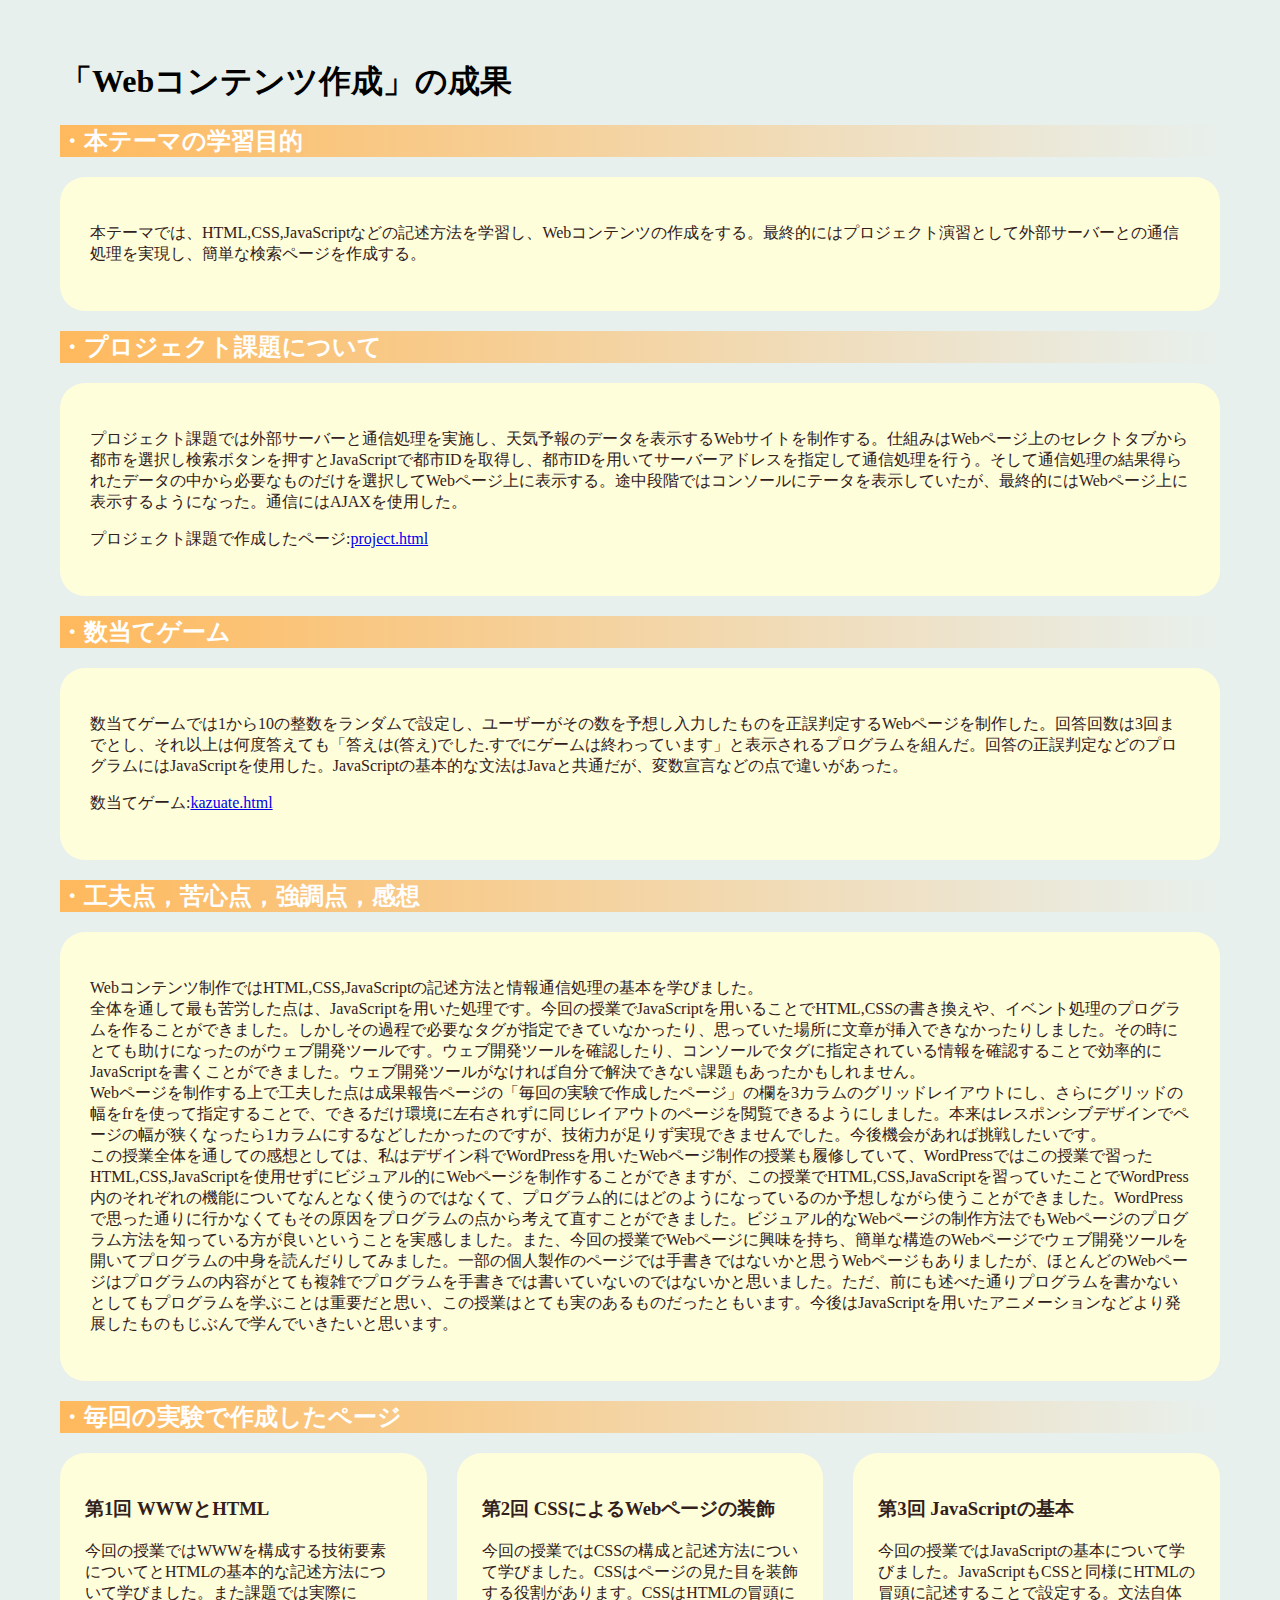
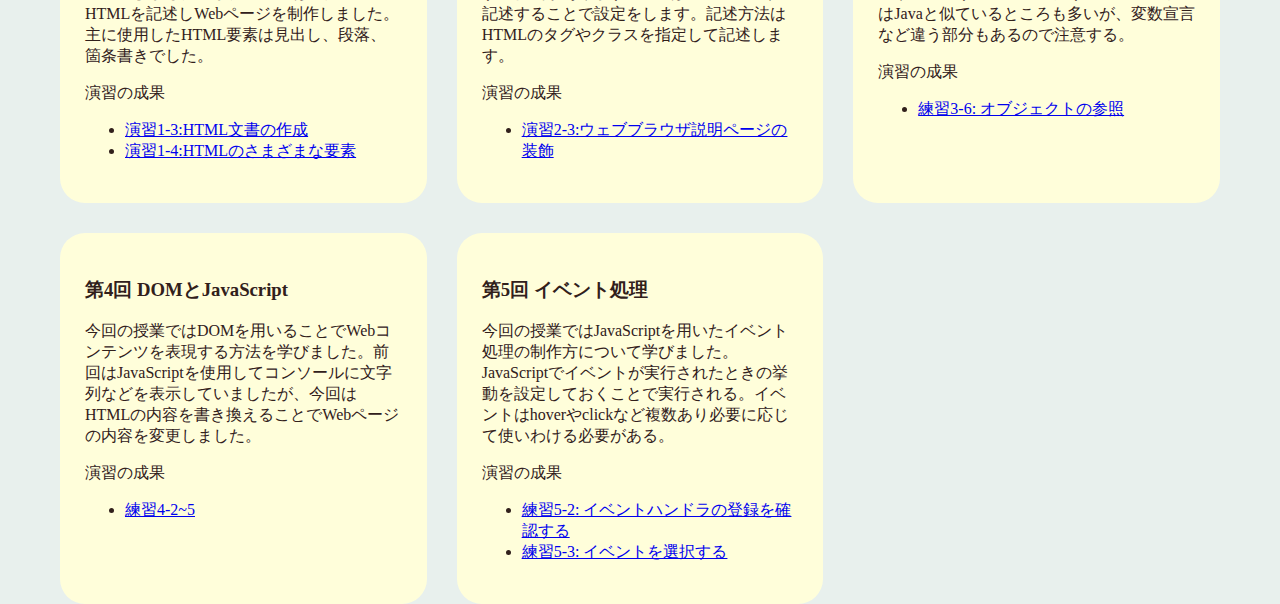
<file: index.html>
<!DOCTYPE html>
<html>
  <head>
    <meta charset="utf-8">
    <title>成果報告</title>
    <link rel=" stylesheet" href="index.css">
</head>

  <body>
  
    <h1> 「Webコンテンツ作成」の成果 </h1>
    <h2>・本テーマの学習目的</h2>

      <div id="block">
      <p>本テーマでは、HTML,CSS,JavaScriptなどの記述方法を学習し、Webコンテンツの作成をする。最終的にはプロジェクト演習として外部サーバーとの通信処理を実現し、簡単な検索ページを作成する。</p>
      </div>


      <h2>・プロジェクト課題について</h2>
      <div id="block">
      <p>プロジェクト課題では外部サーバーと通信処理を実施し、天気予報のデータを表示するWebサイトを制作する。仕組みはWebページ上のセレクトタブから都市を選択し検索ボタンを押すとJavaScriptで都市IDを取得し、都市IDを用いてサーバーアドレスを指定して通信処理を行う。そして通信処理の結果得られたデータの中から必要なものだけを選択してWebページ上に表示する。途中段階ではコンソールにテータを表示していたが、最終的にはWebページ上に表示するようになった。通信にはAJAXを使用した。</p>
      <p>プロジェクト課題で作成したページ:<a href="project.html">project.html</a></p>
      </div>

      <h2>・数当てゲーム</h2>
      <div id="block">
      <p>数当てゲームでは1から10の整数をランダムで設定し、ユーザーがその数を予想し入力したものを正誤判定するWebページを制作した。回答回数は3回までとし、それ以上は何度答えても「答えは(答え)でした.すでにゲームは終わっています」と表示されるプログラムを組んだ。回答の正誤判定などのプログラムにはJavaScriptを使用した。JavaScriptの基本的な文法はJavaと共通だが、変数宣言などの点で違いがあった。</p>
      <p>数当てゲーム:<a href="kazuate.html">kazuate.html</a></p>
      </div>


      <h2>・工夫点，苦心点，強調点，感想</h2>
      <div id="block">
      <p>Webコンテンツ制作ではHTML,CSS,JavaScriptの記述方法と情報通信処理の基本を学びました。<br>
        全体を通して最も苦労した点は、JavaScriptを用いた処理です。今回の授業でJavaScriptを用いることでHTML,CSSの書き換えや、イベント処理のプログラムを作ることができました。しかしその過程で必要なタグが指定できていなかったり、思っていた場所に文章が挿入できなかったりしました。その時にとても助けになったのがウェブ開発ツールです。ウェブ開発ツールを確認したり、コンソールでタグに指定されている情報を確認することで効率的にJavaScriptを書くことができました。ウェブ開発ツールがなければ自分で解決できない課題もあったかもしれません。<br>
        Webページを制作する上で工夫した点は成果報告ページの「毎回の実験で作成したページ」の欄を3カラムのグリッドレイアウトにし、さらにグリッドの幅をfrを使って指定することで、できるだけ環境に左右されずに同じレイアウトのページを閲覧できるようにしました。本来はレスポンシブデザインでページの幅が狭くなったら1カラムにするなどしたかったのですが、技術力が足りず実現できませんでした。今後機会があれば挑戦したいです。<br>
        この授業全体を通しての感想としては、私はデザイン科でWordPressを用いたWebページ制作の授業も履修していて、WordPressではこの授業で習ったHTML,CSS,JavaScriptを使用せずにビジュアル的にWebページを制作することができますが、この授業でHTML,CSS,JavaScriptを習っていたことでWordPress内のそれぞれの機能についてなんとなく使うのではなくて、プログラム的にはどのようになっているのか予想しながら使うことができました。WordPressで思った通りに行かなくてもその原因をプログラムの点から考えて直すことができました。ビジュアル的なWebページの制作方法でもWebページのプログラム方法を知っている方が良いということを実感しました。また、今回の授業でWebページに興味を持ち、簡単な構造のWebページでウェブ開発ツールを開いてプログラムの中身を読んだりしてみました。一部の個人製作のページでは手書きではないかと思うWebページもありましたが、ほとんどのWebページはプログラムの内容がとても複雑でプログラムを手書きでは書いていないのではないかと思いました。ただ、前にも述べた通りプログラムを書かないとしてもプログラムを学ぶことは重要だと思い、この授業はとても実のあるものだったともいます。今後はJavaScriptを用いたアニメーションなどより発展したものもじぶんで学んでいきたいと思います。
        </p>
      </div>

      <h2>・毎回の実験で作成したページ</h2>
      
      <div id = "zentai">

        <div id="block">
          <h3>第1回 WWWとHTML</h3>
          <p>今回の授業ではWWWを構成する技術要素についてとHTMLの基本的な記述方法について学びました。また課題では実際にHTMLを記述しWebページを制作しました。主に使用したHTML要素は見出し、段落、箇条書きでした。</p>
          <p>演習の成果</p>
          <ul>
            <li><a href="practice-html/structure.html">演習1-3:HTML文書の作成</a></li>
            <li><a href="practice-html/elements.html">演習1-4:HTMLのさまざまな要素</a></li>
          </ul>
        </div>

        <div id="block">
          <h3>第2回 CSSによるWebページの装飾</h3>
          <p>今回の授業ではCSSの構成と記述方法について学びました。CSSはページの見た目を装飾する役割があります。CSSはHTMLの冒頭に記述することで設定をします。記述方法はHTMLのタグやクラスを指定して記述します。</p>
          <p>演習の成果</p>
          <ul>
            <li><a href="practice-css/browser-intro.html">演習2-3:ウェブブラウザ説明ページの装飾</a></li>
          </ul>
        </div>

        <div id="block">
         <h3>第3回 JavaScriptの基本</h3>
          <p>今回の授業ではJavaScriptの基本について学びました。JavaScriptもCSSと同様にHTMLの冒頭に記述することで設定する。文法自体はJavaと似ているところも多いが、変数宣言など違う部分もあるので注意する。</p>
          <p>演習の成果</p>
          <ul>
            <li><a href = "practice-js/obj-practice.html">練習3-6: オブジェクトの参照</a></li>
          </ul>
        </div>
      
        <div id="block">
          <h3>第4回 DOMとJavaScript</h3>
          <p>今回の授業ではDOMを用いることでWebコンテンツを表現する方法を学びました。前回はJavaScriptを使用してコンソールに文字列などを表示していましたが、今回はHTMLの内容を書き換えることでWebページの内容を変更しました。</p>
          <p>演習の成果</p>
          <ul>
            <li><a href = "practice-dom/dom-exercise.html">練習4-2~5</a></li>
          </ul>
        </div>
        
        <div id="block">
          <h3>第5回 イベント処理</h3>
          <p>今回の授業ではJavaScriptを用いたイベント処理の制作方について学びました。JavaScriptでイベントが実行されたときの挙動を設定しておくことで実行される。イベントはhoverやclickなど複数あり必要に応じて使いわける必要がある。</p>
          <p>演習の成果</p>
          <ul>
            <li><a href = "practice-event/event-intro.html">練習5-2: イベントハンドラの登録を確認する</a></li>
            <li><a href = "practice-event/event-list.html">練習5-3: イベントを選択する</a></li>
          </ul>
        </div>
     
      </div>


  </body>
</html>
</file>
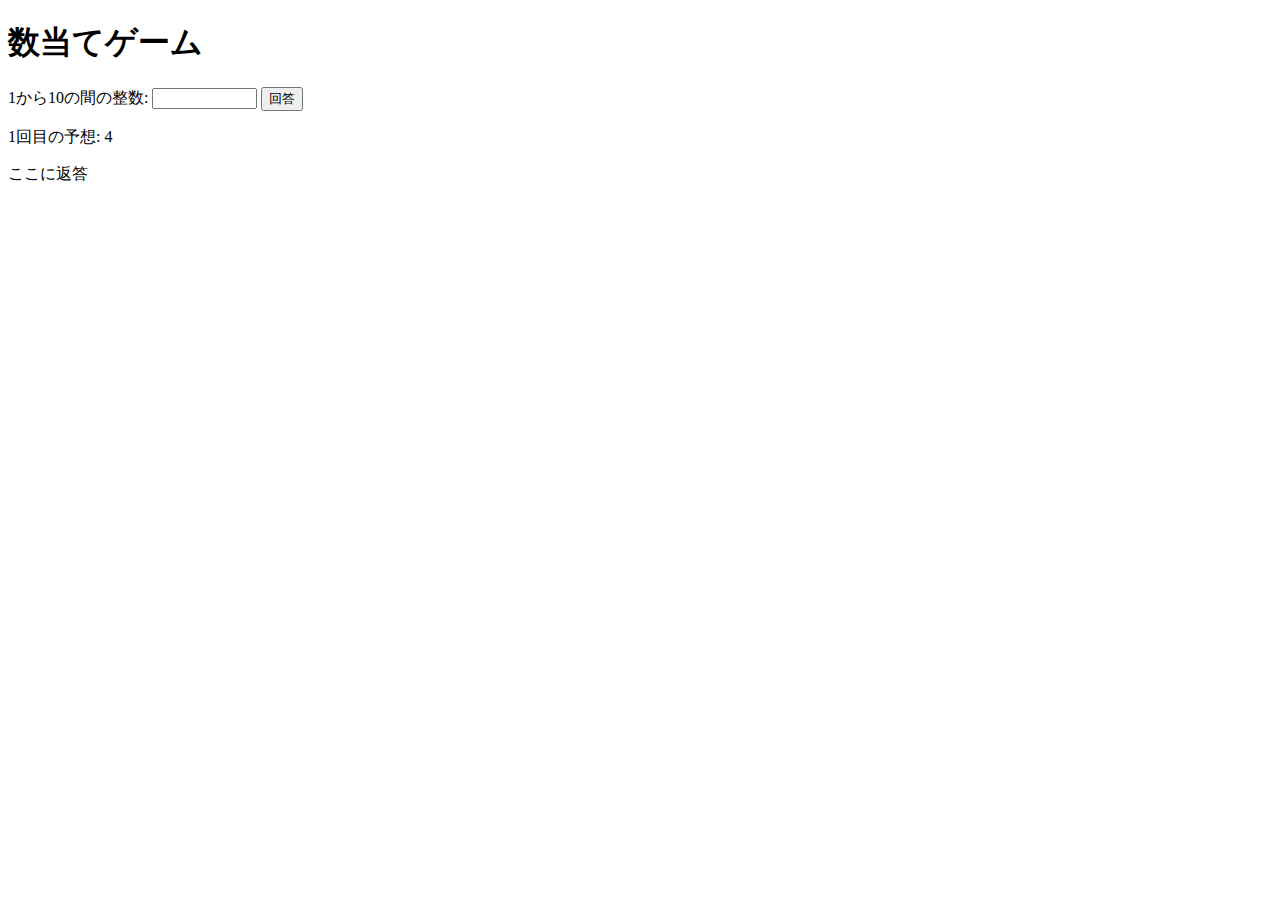
<file: kazuate.html>
<!DOCTYPE html>
<html>
  <head>
    <meta charset="utf-8">
    <title>数当てゲーム</title>
    <script src="kazuate.js" defer></script>
  </head>

  <body>
    <h1>数当てゲーム</h1>
    <label for = "kaito">1から10の間の整数:</label>
    <input type="text" name="kaito" id="kaito" size="10">
    <button id="print">回答</button>

    <p><span id="kaisu">1</span>回目の予想: <span id="answer">4</span></p>
    <p id="result">ここに返答</p>
  </body>
</html>
</file>
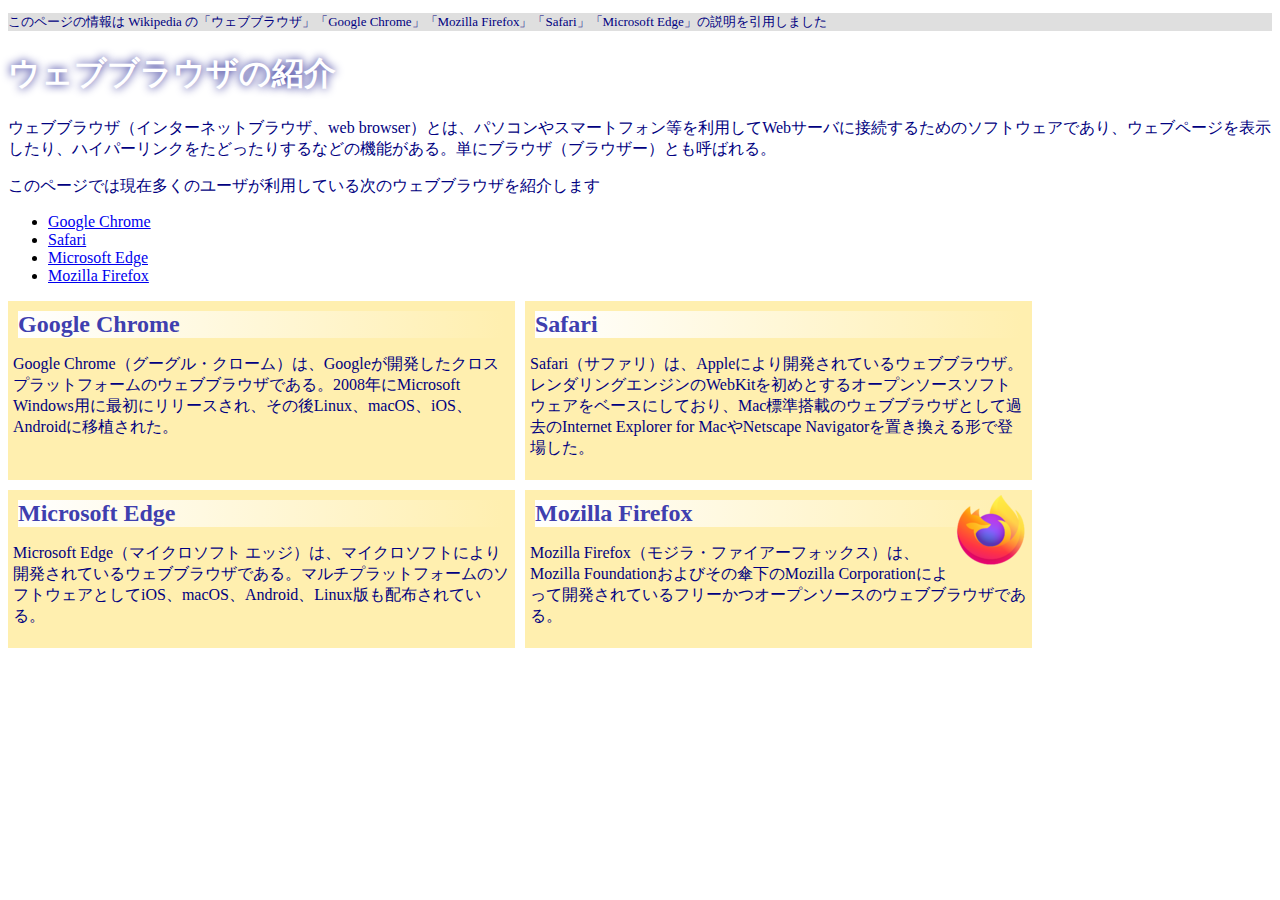
<file: practice-css/browser-intro.html>
<!doctype html>
<html lang="ja">
<head>
    <meta charset="utf-8">
    <title>ウェブブラウザの紹介</title>
	<link rel=" stylesheet" href="browser-intro.css">
</head>

<body>

<p class="info">このページの情報は Wikipedia の「ウェブブラウザ」「Google Chrome」「Mozilla Firefox」「Safari」「Microsoft Edge」の説明を引用しました</p>

<h1>ウェブブラウザの紹介</h1>

<p>ウェブブラウザ（インターネットブラウザ、web browser）とは、パソコンやスマートフォン等を利用してWebサーバに接続するためのソフトウェアであり、ウェブページを表示したり、ハイパーリンクをたどったりするなどの機能がある。単にブラウザ（ブラウザー）とも呼ばれる。</p>

<p>このページでは現在多くのユーザが利用している次のウェブブラウザを紹介します</p>
<ul>
	<li><a href="https://ja.wikipedia.org/wiki/Google_Chrome">Google Chrome<a></li>
	<li><a href="https://ja.wikipedia.org/wiki/Safari">Safari</a></li>
	<li><a href="https://ja.wikipedia.org/wiki/Microsoft_Edge">Microsoft Edge</a></li>
	<li><a href="https://ja.wikipedia.org/wiki/Mozilla_Firefox">Mozilla Firefox</a></li>
</ul>


<div id="zentai">

<div>
<h2>Google Chrome</h2>
<p>Google Chrome（グーグル・クローム）は、Googleが開発したクロスプラットフォームのウェブブラウザである。2008年にMicrosoft Windows用に最初にリリースされ、その後Linux、macOS、iOS、Androidに移植された。</p>
</div>

<div>
<h2>Safari</h2>
<p>Safari（サファリ）は、Appleにより開発されているウェブブラウザ。レンダリングエンジンのWebKitを初めとするオープンソースソフトウェアをベースにしており、Mac標準搭載のウェブブラウザとして過去のInternet Explorer for MacやNetscape Navigatorを置き換える形で登場した。</p>
</div>

<div>
<h2>Microsoft Edge</h2>
<p>Microsoft Edge（マイクロソフト エッジ）は、マイクロソフトにより開発されているウェブブラウザである。マルチプラットフォームのソフトウェアとしてiOS、macOS、Android、Linux版も配布されている。</p>
</div>

<div>
<img src="firefox_icon.png">
<h2>Mozilla Firefox</h2>
<p>Mozilla Firefox（モジラ・ファイアーフォックス）は、Mozilla Foundationおよびその傘下のMozilla Corporationによって開発されているフリーかつオープンソースのウェブブラウザである。</p>
</div>

</div>

</body>

</html>
</file>
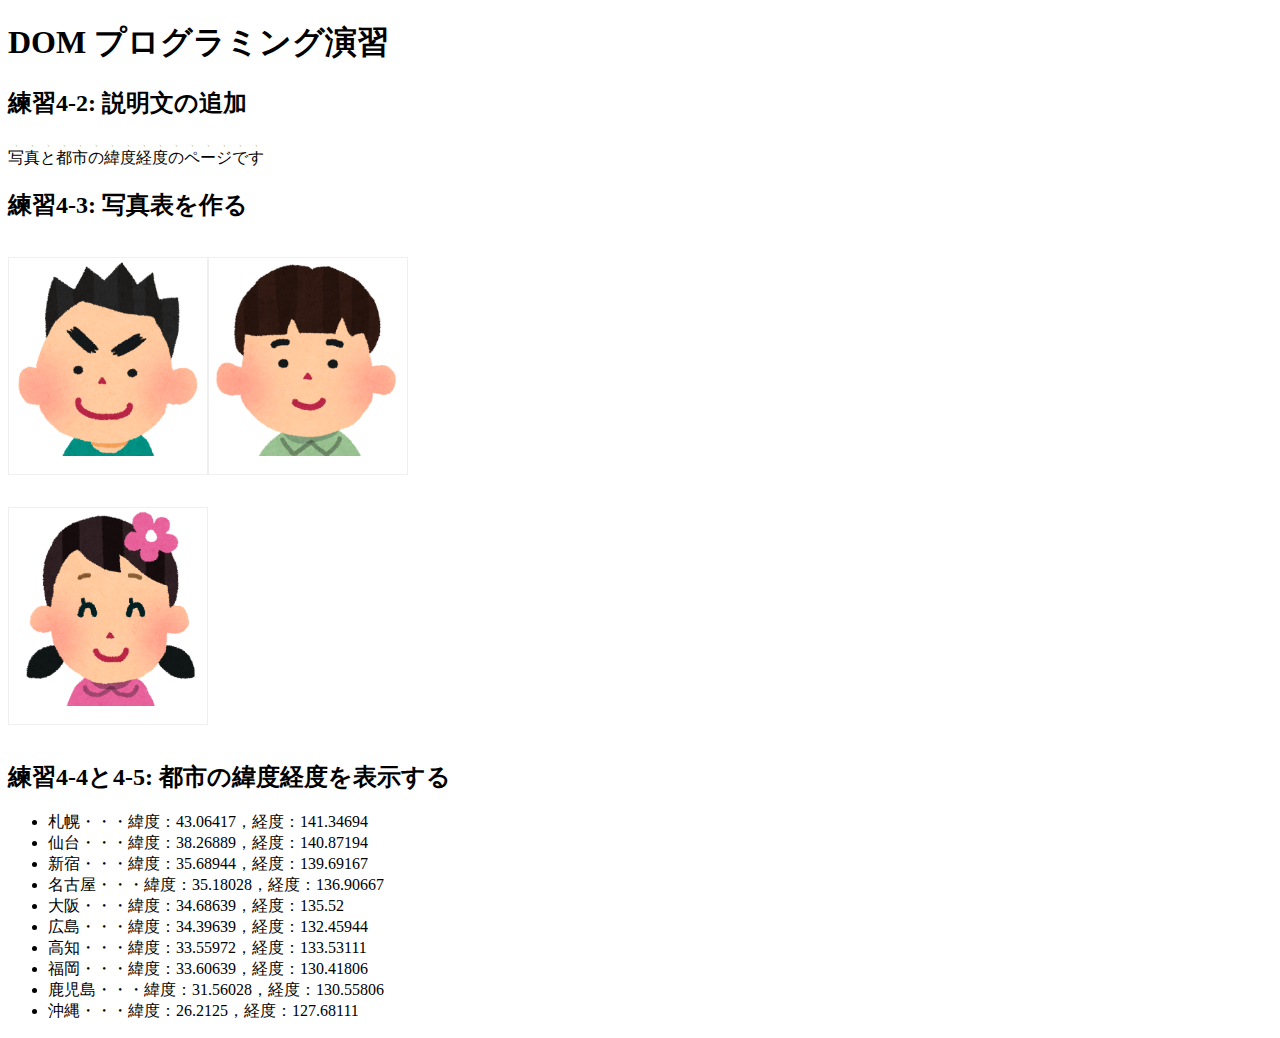
<file: practice-dom/dom-exercise.html>
<!DOCTYPE html>
<html>
  <head>
    <title>練習4-2から4-5</title>
	<link rel="stylesheet" href="dom-exercise.css">
	<script src="dom-exercise.js" defer></script>
  </head>

  <body>
	  <!-- 注意: 
		  このファイルをエディタで直接編集しないこと！
	  -->

	  <h1>DOM プログラミング演習</h1>

	  <h2 id="ex42">練習4-2: 説明文の追加</h2>

	  <h2>練習4-3: 写真表を作る</h2>
	  <div id="phototable"></div>

	  <h2>練習4-4と4-5: 都市の緯度経度を表示する</h2>
	  <ul id="location">
		<li>この要素は JavaScript プログラムで削除すること</li>
		<li>この要素は JavaScript プログラムで削除すること</li>
		<li>この要素は JavaScript プログラムで削除すること</li>
	  </ul>
  </body>
</html>
</file>
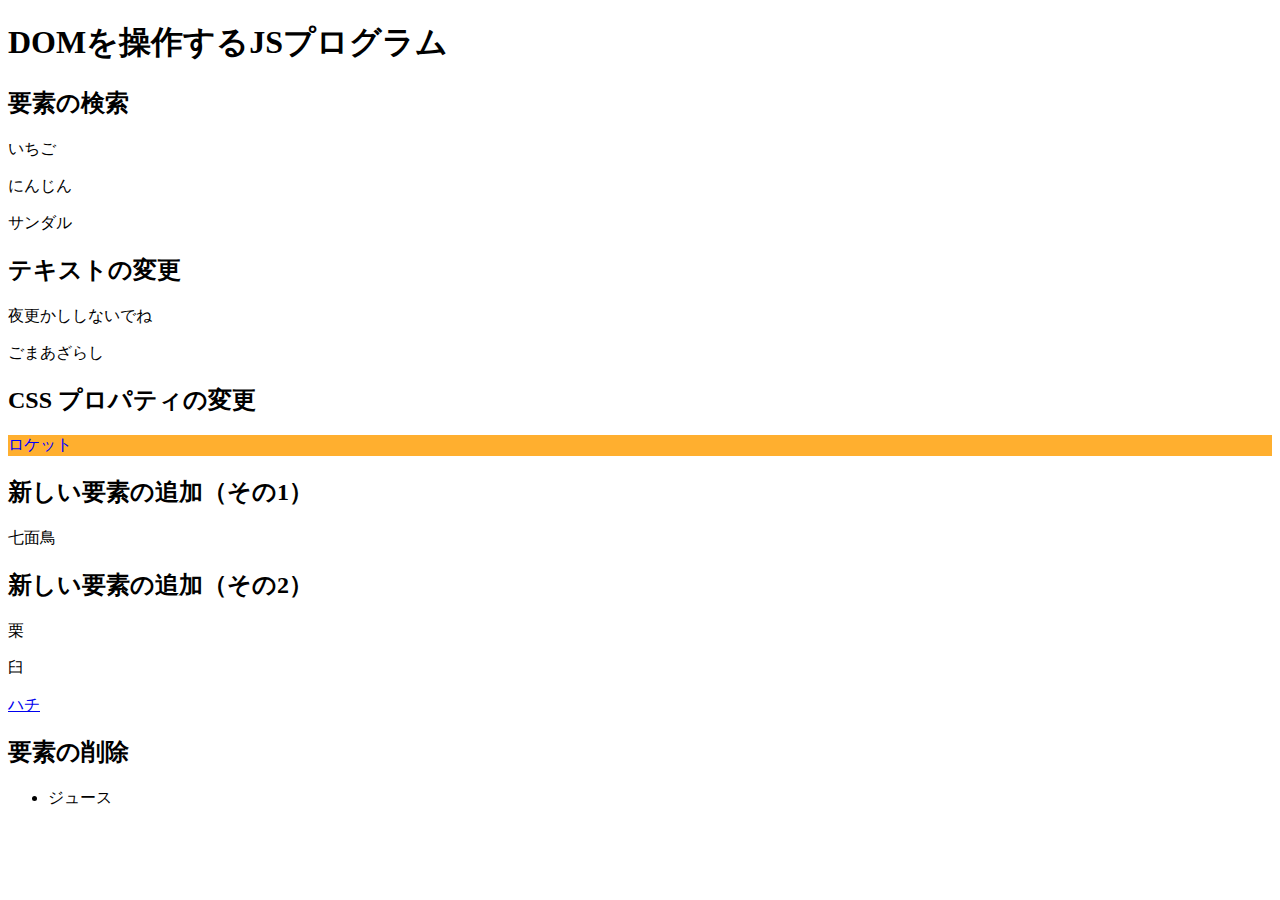
<file: practice-dom/dom-intro.html>
<!DOCTYPE html>
<script src="dom-intro.js" defer></script>
<html>
  <head>
    <title>DOMを操作するJSプログラム</title>
  </head>

  <body>
	  <h1>DOMを操作するJSプログラム</h1>

	  <h2>要素の検索</h2>
	  <p id="strawberry">いちご</p>
	  <p class="cands">にんじん</p>
	  <p class="cands">サンダル</p>

	  <h2>テキストの変更</h2>
	  <p id="yacht">ヨット</p>
	  <p>ごま<span id="solt">しお</span></p>

	  <h2>CSS プロパティの変更</h2>
	  <p id="rocket">ロケット</p>
	  
	  <h2 id="addition">新しい要素の追加（その1）</h2>
	  

	  <h2>新しい要素の追加（その2）</h2>
	  <div id="sarukani">
		  <p>栗</p>
		  <p>臼</p>
	  </div>

	  <h2>要素の削除</h2>
	  <ul>
		  <li id="whale">クジラ</li>
		  <li>ジュース</li>
	  </ul>
  </body>
</html>
</file>
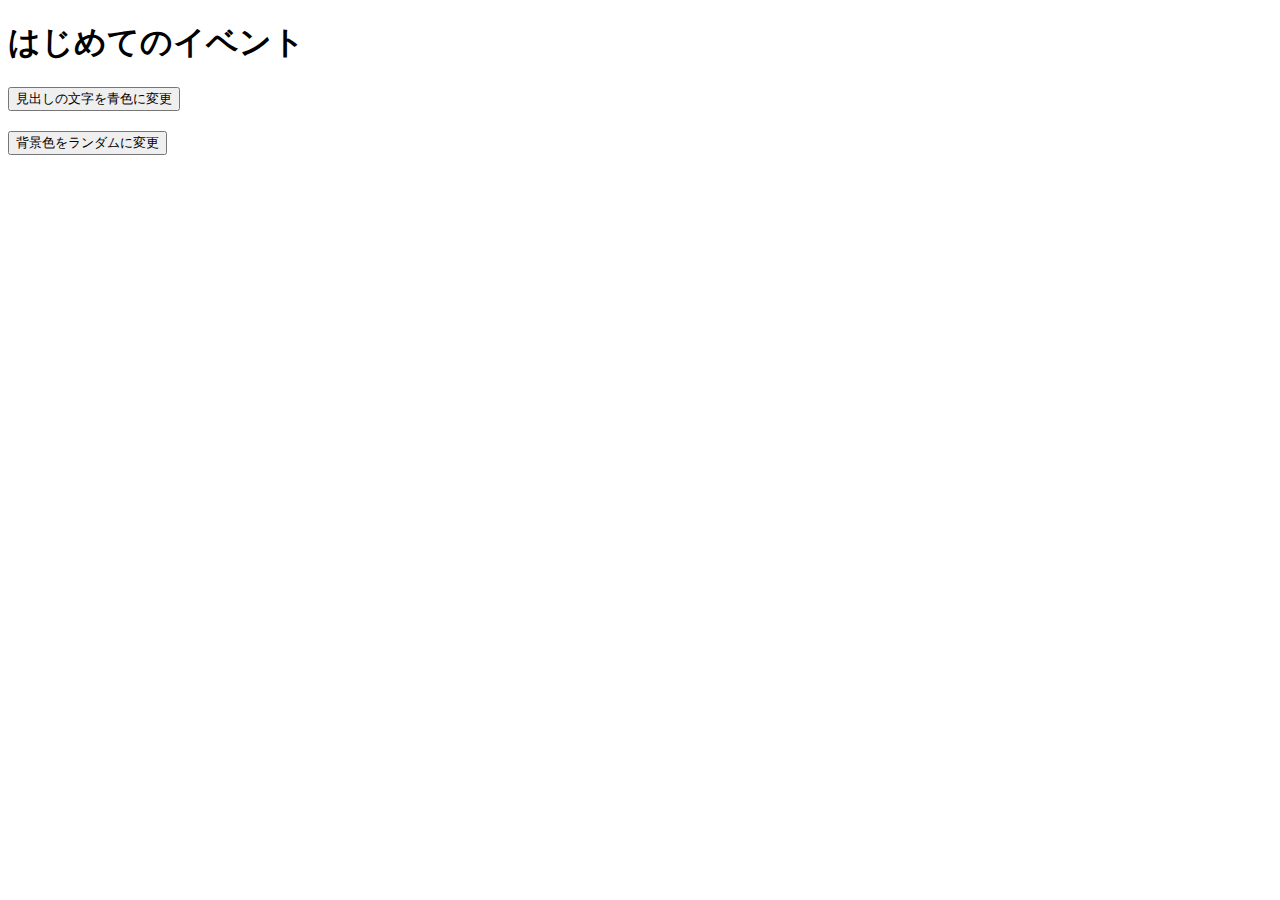
<file: practice-event/event-intro.html>
<!DOCTYPE html>
<html>
  <head>
    <title>はじめてのイベント</title>
	<link rel="stylesheet" href="event-intro.css">
	<script src="event-intro.js" defer></script>
  </head>

  <body>
    <h1>はじめてのイベント</h1>
	<button id="blue">見出しの文字を青色に変更</button>
	<button id="random">背景色をランダムに変更</button>
  </body>
</html>
</file>
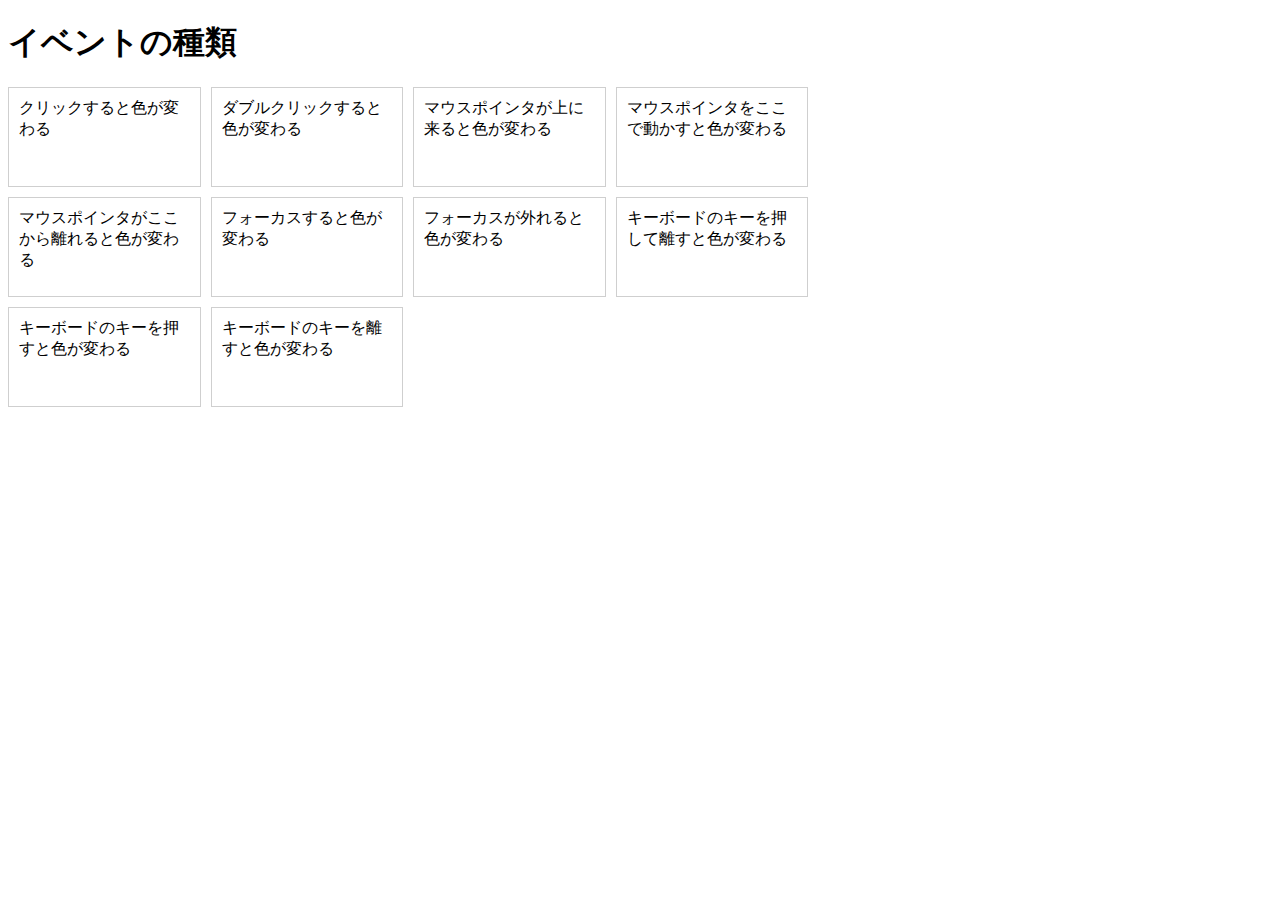
<file: practice-event/event-list.html>
<!DOCTYPE html>
<html>
  <head>
    <title>イベントの種類</title>
	<link rel="stylesheet" href="event-list.css">
	<script src="event-list.js" defer></script>
  </head>

  <body>
    <h1>イベントの種類</h1>
	<div id="main">
		<div class="cell" id="cell1">クリックすると色が変わる</div>
		<div class="cell" id="cell2">ダブルクリックすると色が変わる</div>
		<div class="cell" id="cell3">マウスポインタが上に来ると色が変わる</div>
		<div class="cell" id="cell4">マウスポインタをここで動かすと色が変わる</div>

		<div class="cell" id="cell5">マウスポインタがここから離れると色が変わる</div>
		<div class="cell" id="cell6" tabindex="1">フォーカスすると色が変わる</div>
		<div class="cell" id="cell7" tabindex="2">フォーカスが外れると色が変わる</div>
		<div class="cell" id="cell8" tabindex="3">キーボードのキーを押して離すと色が変わる</div>
		<div class="cell" id="cell9" tabindex="4">キーボードのキーを押すと色が変わる</div>
		<div class="cell" id="cell10" tabindex="5">キーボードのキーを離すと色が変わる</div>
  </body>
</html>
</file>
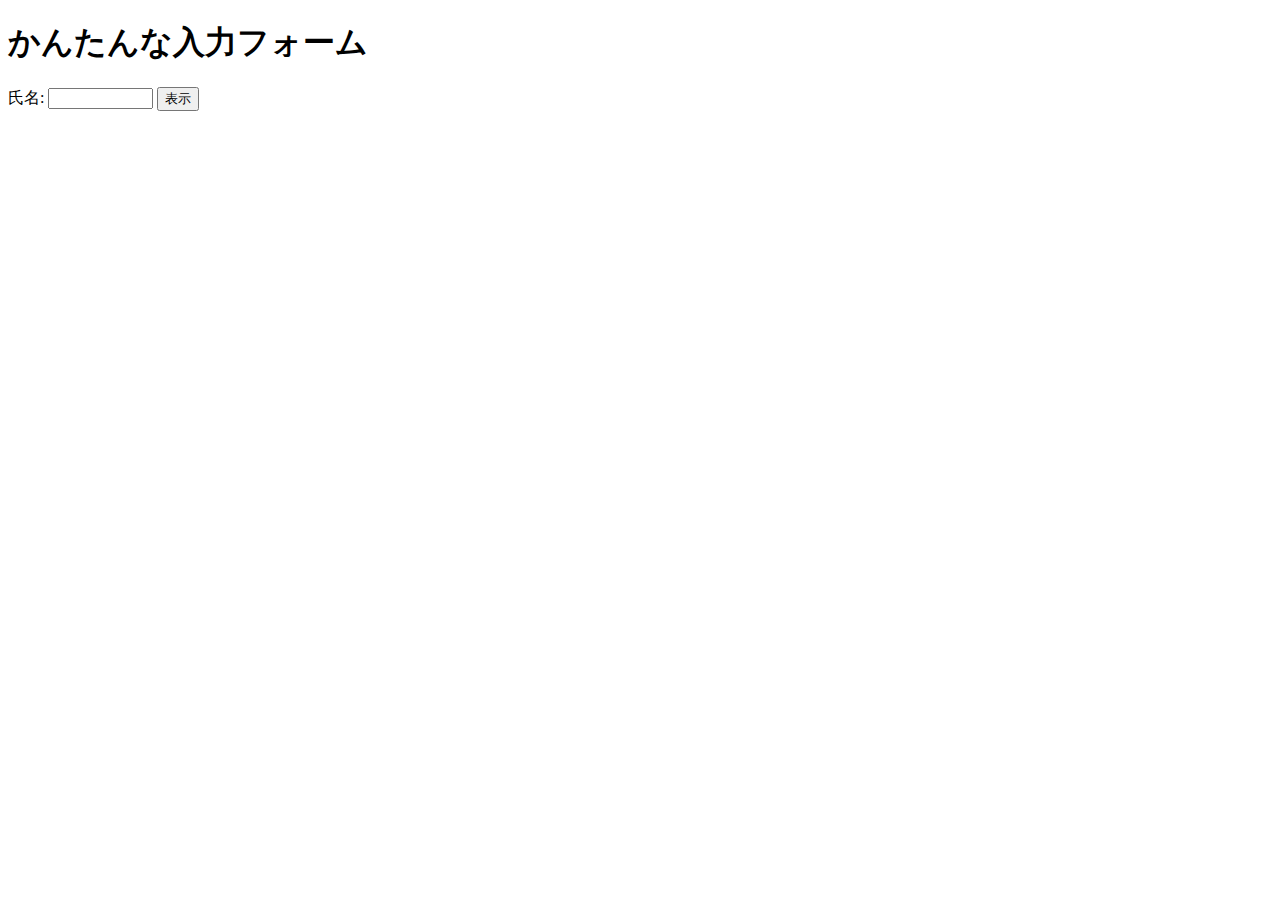
<file: practice-event/input-demo.html>
<!DOCTYPE html>
<html>
  <head>
    <title>かんたんな入力フォーム</title>
	<script src="input-demo.js" defer></script>
  </head>

  <body>
    <h1>かんたんな入力フォーム</h1>
	<label for="shimei">氏名: </label>
	<input type="text" name="shimei" size="10">
	<button id="print">表示</button>
  </body>
</html>
</file>
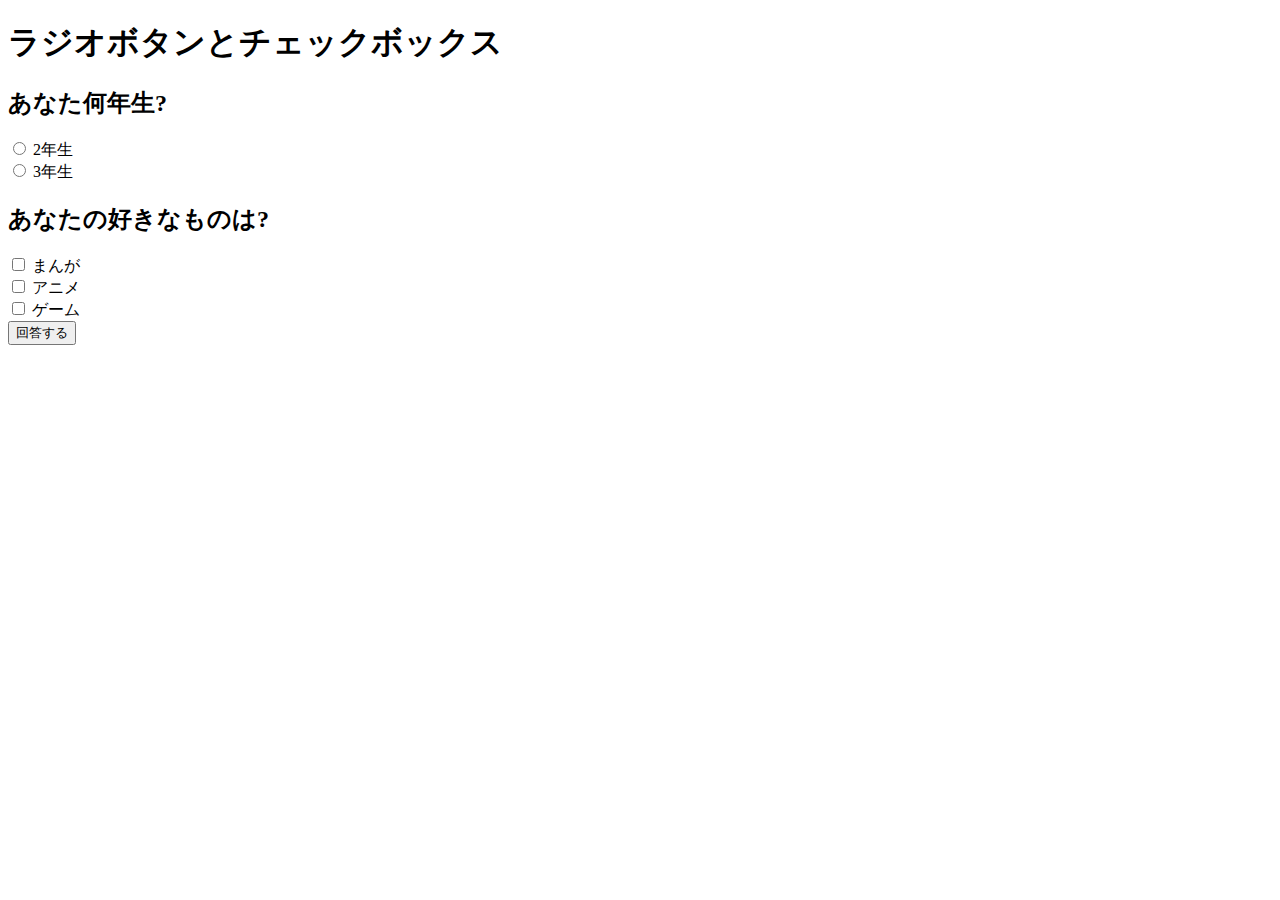
<file: practice-event/radio-checkbox-demo.html>
<!DOCTYPE html>
<html>
  <head>
    <title>ラジオボタンとチェックボックス</title>
	<script src="radio-checkbox-demo.js" defer></script>
  </head>

  <body>
    <h1>ラジオボタンとチェックボックス</h1>
	<h2>あなた何年生?</h2>
	<div>
		<input type="radio" name="year" id="year2" value="2">
		<label for="year2">2年生</label>
	</div>
	<div>
		<input type="radio" name="year" id="year3" value="3">
		<label for="year3">3年生</label>
	</div>

	<h2>あなたの好きなものは?</h2>
	<div>
		<input type="checkbox" name="hobby" id="manga" value="manga">
		<label for="manga">まんが</label>
	</div>
	<div>
		<input type="checkbox" name="hobby" id="anime" value="anime">
		<label for="anime">アニメ</label>
	</div>
	<div>
		<input type="checkbox" name="hobby" id="game" value="game">
		<label for="game">ゲーム</label>
	</div>

	<div>
		<button id="answer">回答する</button>
	</div>
  </body>
</html>
</file>
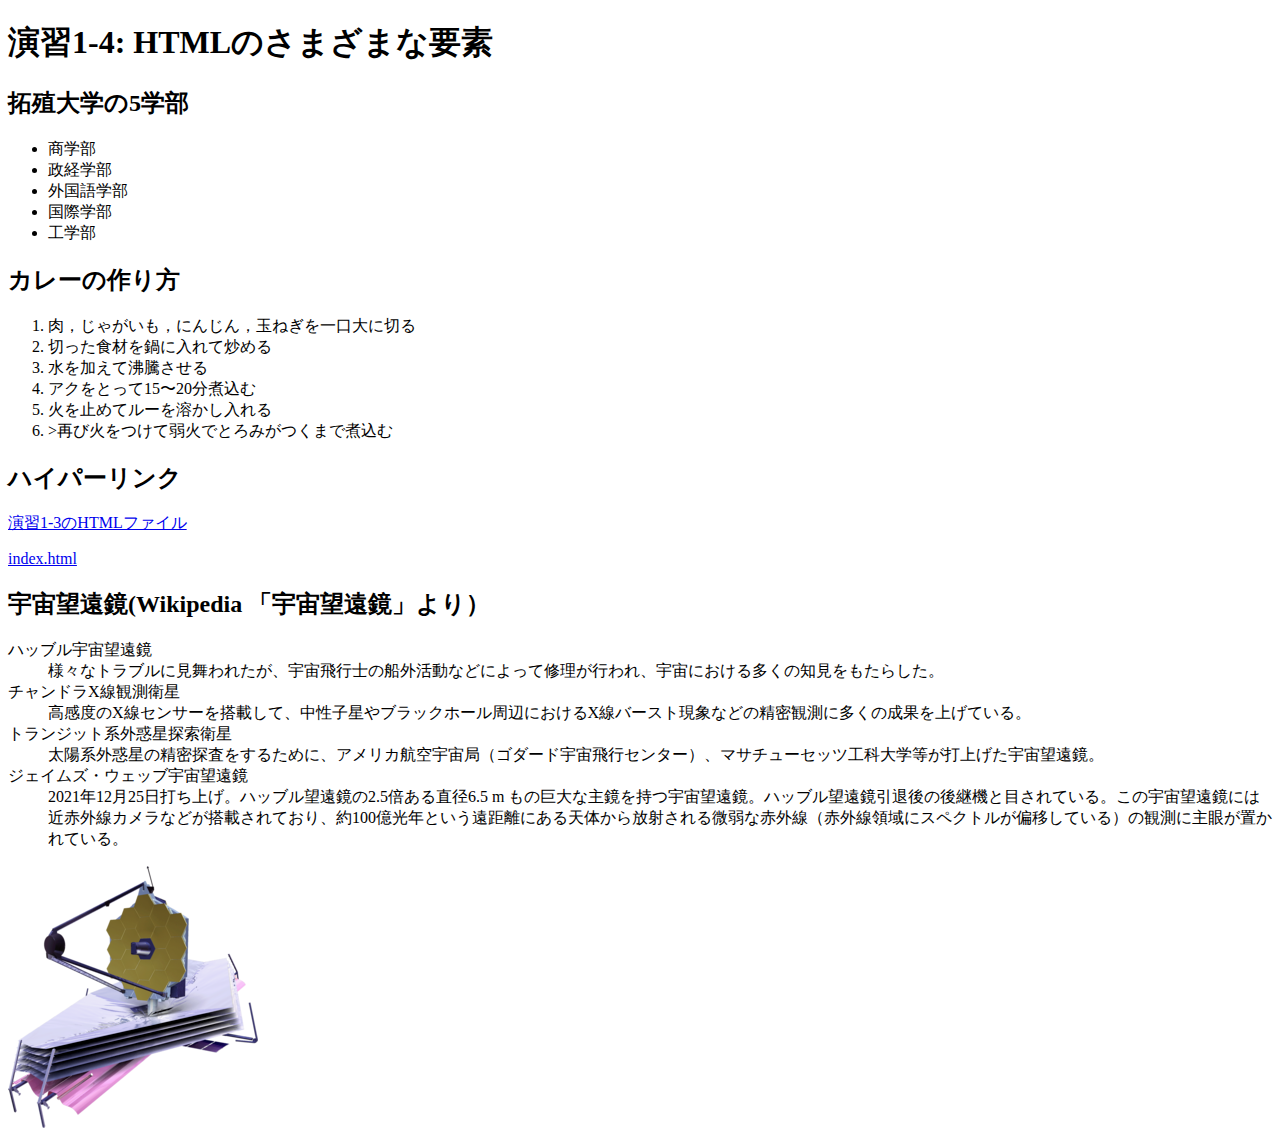
<file: practice-html/elements.html>
<!DOCTYPE html>
<html>
  <head>
    <meta charset="utf-8">
    <title>演習1-4: HTMLのさまざまな要素</title>
  </head>
  <body>
	<h1> 演習1-4: HTMLのさまざまな要素</h1>
		<h2> 拓殖大学の5学部</h2>
			<ul>
				<li>商学部</li>
				<li>政経学部</li>
				<li>外国語学部</li>
				<li>国際学部</li>
				<li>工学部</li>
			</ul>
		<h2> カレーの作り方</h2>
			<ol>
				<li>肉，じゃがいも，にんじん，玉ねぎを一口大に切る</li>
				<li>切った食材を鍋に入れて炒める</li>
				<li>水を加えて沸騰させる</li>
				<li>アクをとって15〜20分煮込む</li>
				<li>火を止めてルーを溶かし入れる</li>
				<li>>再び火をつけて弱火でとろみがつくまで煮込む</li>
			</ol>
		<h2> ハイパーリンク</h2>
			<p><a href="structure.html">演習1-3のHTMLファイル</a></p>
			<p><a href="../index.html">index.html</a></p>
		<h2> 宇宙望遠鏡(Wikipedia 「宇宙望遠鏡」より）</h2>
			<dl>
				<dt>ハッブル宇宙望遠鏡</dt>
				<dd>様々なトラブルに見舞われたが、宇宙飛行士の船外活動などによって修理が行われ、宇宙における多くの知見をもたらした。</dd>
				<dt>チャンドラX線観測衛星</dt>
				<dd>高感度のX線センサーを搭載して、中性子星やブラックホール周辺におけるX線バースト現象などの精密観測に多くの成果を上げている。</dd>
				<dt>トランジット系外惑星探索衛星</dt>
				<dd>太陽系外惑星の精密探査をするために、アメリカ航空宇宙局（ゴダード宇宙飛行センター）、マサチューセッツ工科大学等が打上げた宇宙望遠鏡。</dd>
				<dt>ジェイムズ・ウェッブ宇宙望遠鏡</dt>
				<dd>2021年12月25日打ち上げ。ハッブル望遠鏡の2.5倍ある直径6.5 m もの巨大な主鏡を持つ宇宙望遠鏡。ハッブル望遠鏡引退後の後継機と目されている。この宇宙望遠鏡には近赤外線カメラなどが搭載されており、約100億光年という遠距離にある天体から放射される微弱な赤外線（赤外線領域にスペクトルが偏移している）の観測に主眼が置かれている。</dd>
			</dl>
			
		<img src="JWST_spacecraft_model_2.png">
  </body>
</html>
</file>
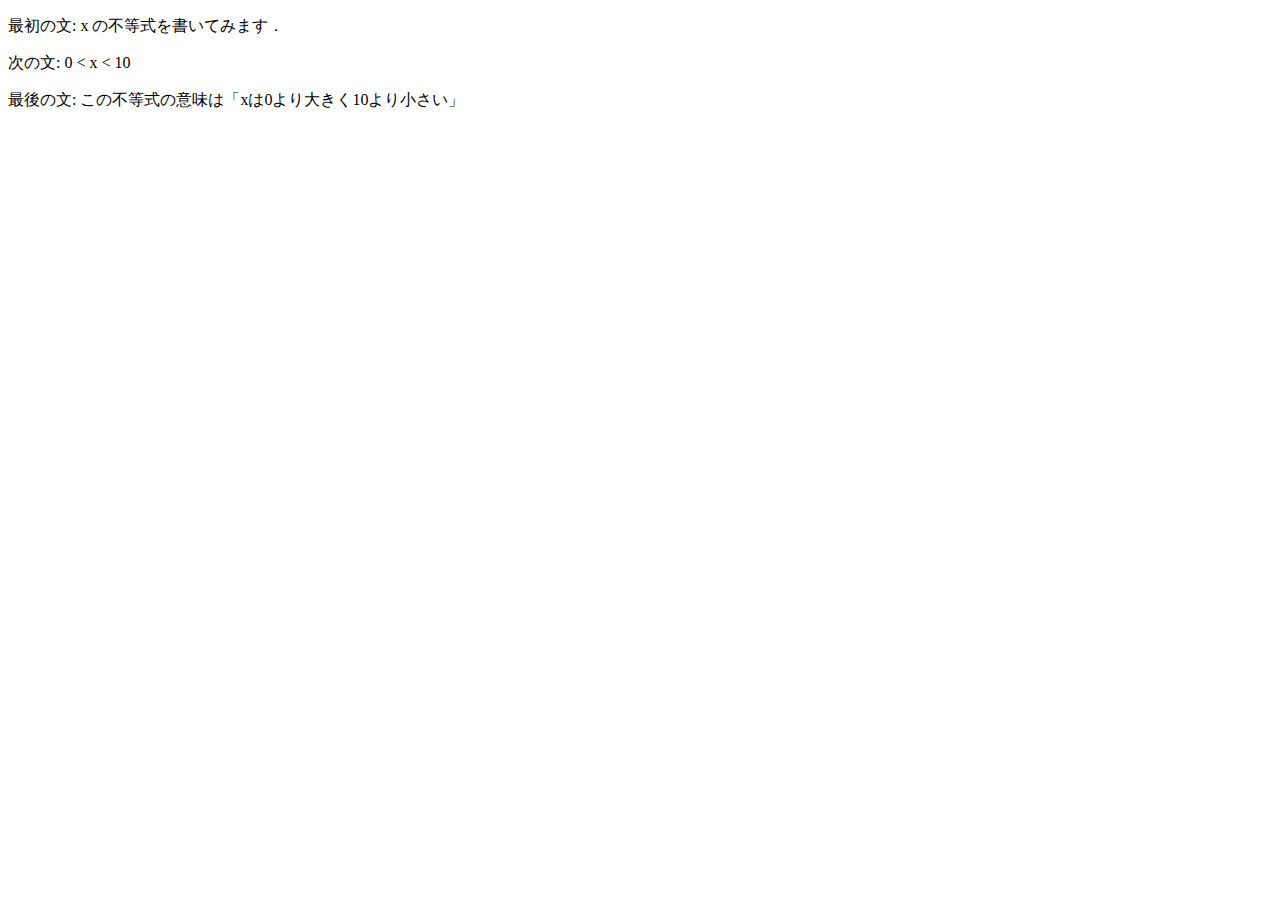
<file: practice-html/structure.html>
<!DOCTYPE html>
<html>
   <body>
      <p>最初の文: x の不等式を書いてみます．</p>
      <p>次の文: 0 &lt; x &lt; 10</p>
      <P>最後の文: この不等式の意味は「xは0より大きく10より小さい」</p>
       <!-- <p>これは不要な文章です．</p>-->
   </body>


</html>
</file>
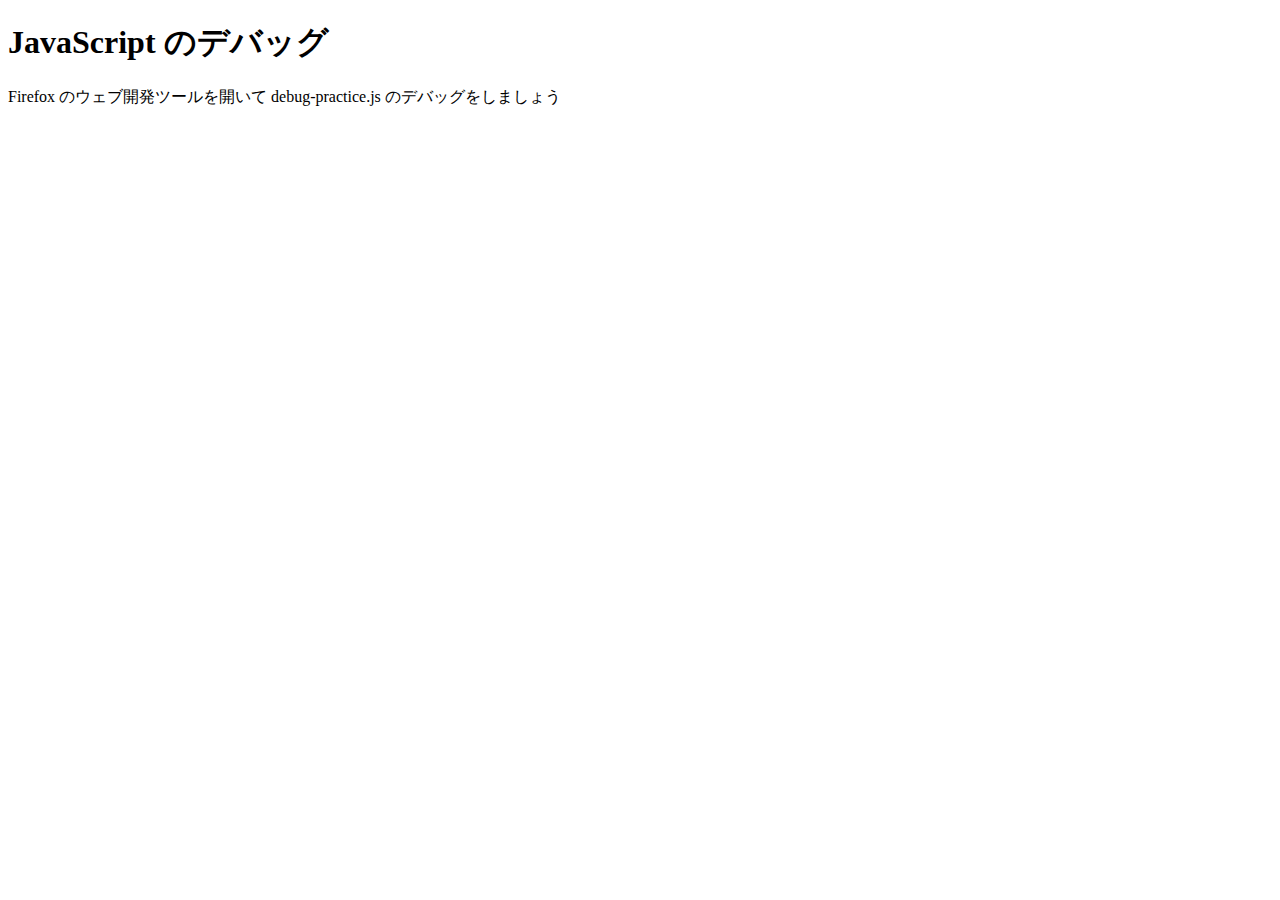
<file: practice-js/debug-practice.html>
<!DOCTYPE html>
<html>
  <head>
    <meta charset="utf-8">
    <title>JavaScript のデバッグ</title>
	<script src="debug-practice.js" defer></script>
  </head>

  <body>
    <h1>JavaScript のデバッグ</h1>

    <p>Firefox のウェブ開発ツールを開いて debug-practice.js のデバッグをしましょう</p>
  </body>
</html>
</file>
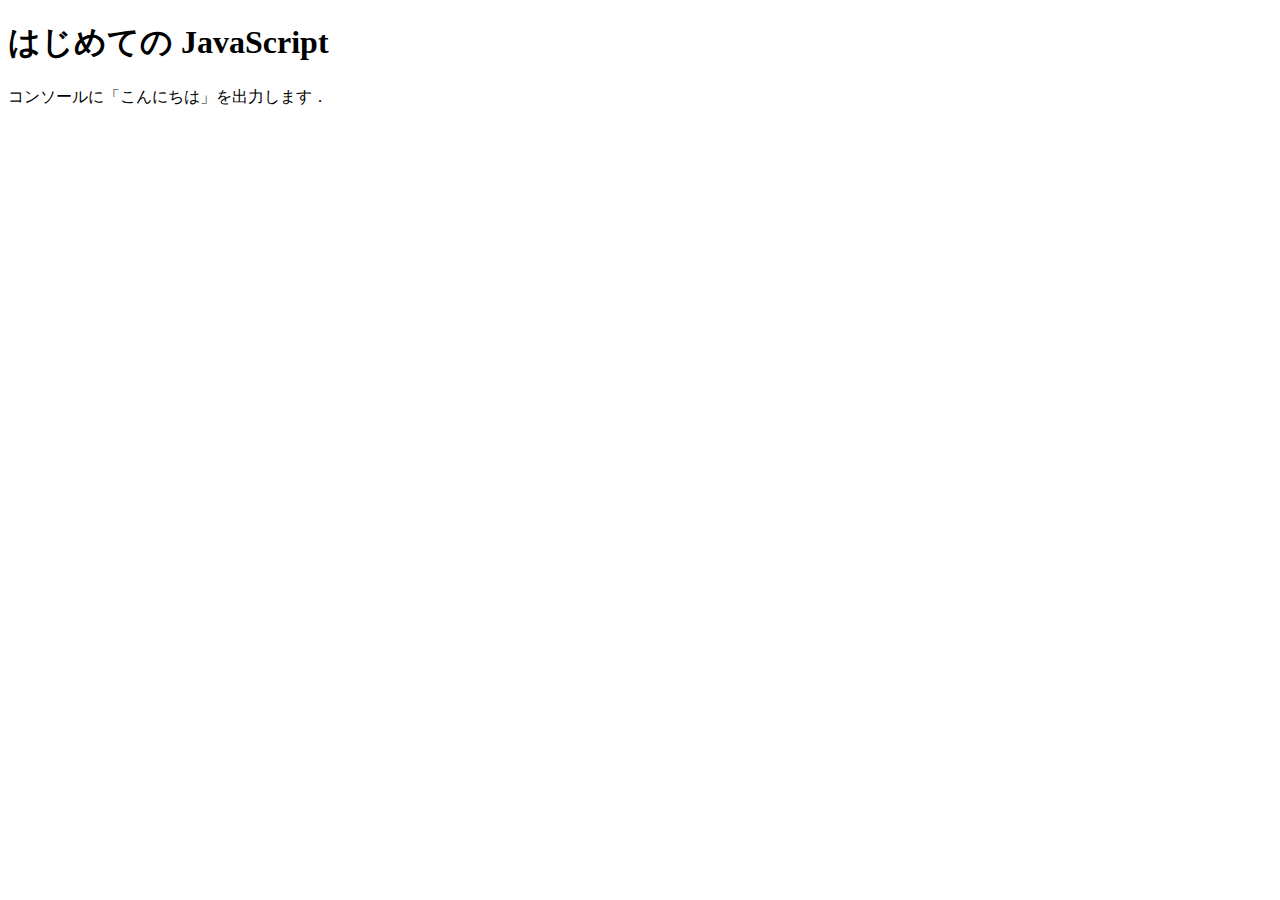
<file: practice-js/jsintro.html>
<!DOCTYPE html>
<html>
  <head>
    <meta charset="utf-8">
    <title>はじめての JavaScript</title>
    <script src="hello.js"defer></script>
  </head>

  <body>
    <h1>はじめての JavaScript</h1>

    <p>コンソールに「こんにちは」を出力します．</p>
  </body>
</html>
</file>
<file: index.css>
html{
	background-color: rgb(232, 240, 237);	
}

body{
	margin:60px;
	
}

h2{
	color:white;
	background: linear-gradient(to right, rgb(255, 185, 93), rgba(255, 192, 203, 0));
}

div#zentai {
	display: grid;
	grid-template-columns : 1fr 1fr 1fr;
	grid-gap: 30px;
	width: 100%;	
	height: 200px;
}

div#zentai > div {
	padding: 25px;
	
	}


div#block{
	background-color: rgb(255, 254, 218);
	padding:30px;
	border-radius: 25px;
	color: rgb(49, 32, 27);
	
}
</file>
<file: practice-css/browser-intro.css>
p {
	color: navy;
}

p.info {
	font-size: small;
	background-color: #dfdfdf;
}

h1 {
	color:white;
	text-shadow: navy 0px 0 10px;
}

h2 {
	border: solid 1px black;
	margin: 5px;
}

div#zentai {
	display: grid;
	grid-template-columns : 1fr 1fr;
	grid-gap: 10px;
	width: 1024px;	
	height: 200px;
}

div#zentai > div {
	padding: 5px;
	background-color: #ffefaf;
}

div h2{
	font-family: cursive;
	color: #3f3faf;
	background: linear-gradient(0.25turn,white,#ffefaf);
	border:none;
}

div img{
	float: right;
}
</file>
<file: practice-dom/dom-exercise.css>
div#phototable {
	display: grid; 
	grid-template-columns: 1fr 1fr;
    grid-auto-rows: 250px;
    width: 400px;
}

div#phototable > p {
	border: 1px solid #efefef;
	
}

div#phototable > p > img {
	display: block;
	width: 100%;
}
</file>
<file: practice-event/event-intro.css>
button {
	display: block;
	margin-top: 20px;
}
</file>
<file: practice-event/event-list.css>
#main {
	display: grid;
	grid-template-columns: 1fr 1fr 1fr 1fr;
	grid-auto-rows: 100px;
	grid-gap: 10px;
	width: 800px;
}

.cell {
	padding: 10px;
	border: 1px solid #cfcfcf;
}

.cell:focus {
	border: 1px solid black;
}
</file>
